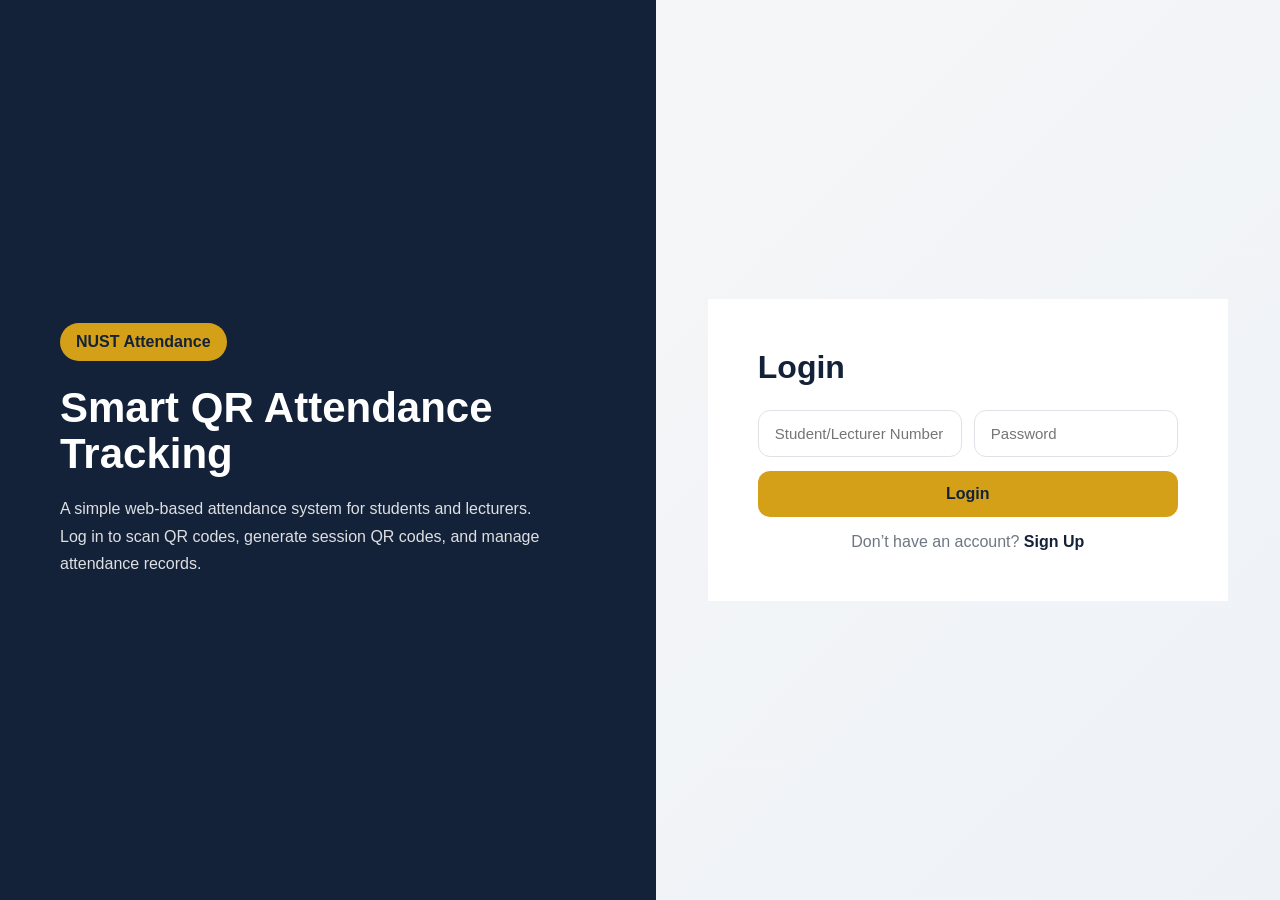
<file: index.html>
<!DOCTYPE html>
<html lang="en">
<head>
    <meta charset="UTF-8">
    <meta name="viewport" content="width=device-width, initial-scale=1.0">
    <title>Login - NUST Attendance</title>
    <link rel="stylesheet" href="assets/css/style.css">
</head>
<body>
    <div class="auth-page">
        <div class="auth-info">
            <div class="brand-badge">NUST Attendance</div>
            <h1>Smart QR Attendance Tracking</h1>
            <p>
                A simple web-based attendance system for students and lecturers.
                Log in to scan QR codes, generate session QR codes, and manage attendance records.
            </p>
        </div>

        <div class="auth-card">
            <h2>Login</h2>

            <div id="messageBox" class="message-box hidden"></div>

            <div class="input-row">
                <input id="number" placeholder="Student/Lecturer Number">
                <input id="password" type="password" placeholder="Password">
            </div>

            <button class="btn" onclick="login()">Login</button>

            <p class="auth-link">
                Don’t have an account?
                <a href="signup.html">Sign Up</a>
            </p>
        </div>
    </div>

    <script src="assets/js/login.js"></script>
</body>
</html>
</file>
<file: assets/css/style.css>
* {
    box-sizing: border-box;
    margin: 0;
    padding: 0;
    font-family: "Segoe UI", Arial, sans-serif;
}

:root {
    --white: #ffffff;
    --navy: #132238;
    --mustard: #d4a017;
    --mustard-dark: #b78912;
    --light: #f7f8fa;
    --text: #243142;
    --muted: #6e7781;
    --border: #dfe3e8;
    --error: #c0392b;
    --success: #1f8b4c;
}

body {
    min-height: 100vh;
    background: linear-gradient(135deg, #f8f8f8, #eef2f7);
    color: var(--text);
}

.auth-page {
    min-height: 100vh;
    display: grid;
    grid-template-columns: 1.05fr 1fr;
}

.auth-info {
    background: var(--navy);
    color: var(--white);
    padding: 60px;
    display: flex;
    flex-direction: column;
    justify-content: center;
}

.brand-badge {
    display: inline-block;
    width: fit-content;
    background: var(--mustard);
    color: var(--navy);
    padding: 10px 16px;
    border-radius: 999px;
    font-weight: 700;
    margin-bottom: 24px;
}

.auth-info h1 {
    font-size: 42px;
    margin-bottom: 18px;
    line-height: 1.1;
}

.auth-info p {
    max-width: 500px;
    line-height: 1.7;
    color: rgba(255, 255, 255, 0.86);
}

.auth-card {
    background: var(--white);
    display: flex;
    flex-direction: column;
    justify-content: center;
    padding: 50px;
    max-width: 520px;
    width: 100%;
    margin: auto;
}

.auth-card h2 {
    font-size: 32px;
    margin-bottom: 24px;
    color: var(--navy);
}

.input-row {
    display: flex;
    gap: 12px;
    margin-bottom: 14px;
}

input,
select {
    width: 100%;
    padding: 14px 16px;
    border: 1px solid var(--border);
    border-radius: 12px;
    outline: none;
    font-size: 15px;
    background: var(--white);
    color: var(--text);
    margin-bottom: 14px;
}

.input-row input,
.input-row select {
    margin-bottom: 0;
}

input:focus,
select:focus {
    border-color: var(--mustard);
    box-shadow: 0 0 0 3px rgba(212, 160, 23, 0.15);
}

.btn {
    width: 100%;
    border: none;
    background: var(--mustard);
    color: var(--navy);
    font-weight: 700;
    font-size: 16px;
    padding: 14px 16px;
    border-radius: 12px;
    cursor: pointer;
    transition: 0.2s ease;
}

.btn:hover {
    background: var(--mustard-dark);
    color: var(--white);
}

.auth-link {
    margin-top: 16px;
    color: var(--muted);
    text-align: center;
}

.auth-link a {
    color: var(--navy);
    font-weight: 700;
    text-decoration: none;
}

.message-box {
    padding: 12px 14px;
    border-radius: 10px;
    margin-bottom: 16px;
    font-size: 14px;
}

.message-box.error {
    background: #fdecea;
    color: var(--error);
}

.message-box.success {
    background: #eaf7ef;
    color: var(--success);
}

.hidden {
    display: none;
}

@media (max-width: 900px) {
    .auth-page {
        grid-template-columns: 1fr;
    }

    .auth-info {
        padding: 36px 24px;
    }

    .auth-card {
        padding: 32px 24px;
    }

    .input-row {
        flex-direction: column;
    }
}
</file>
